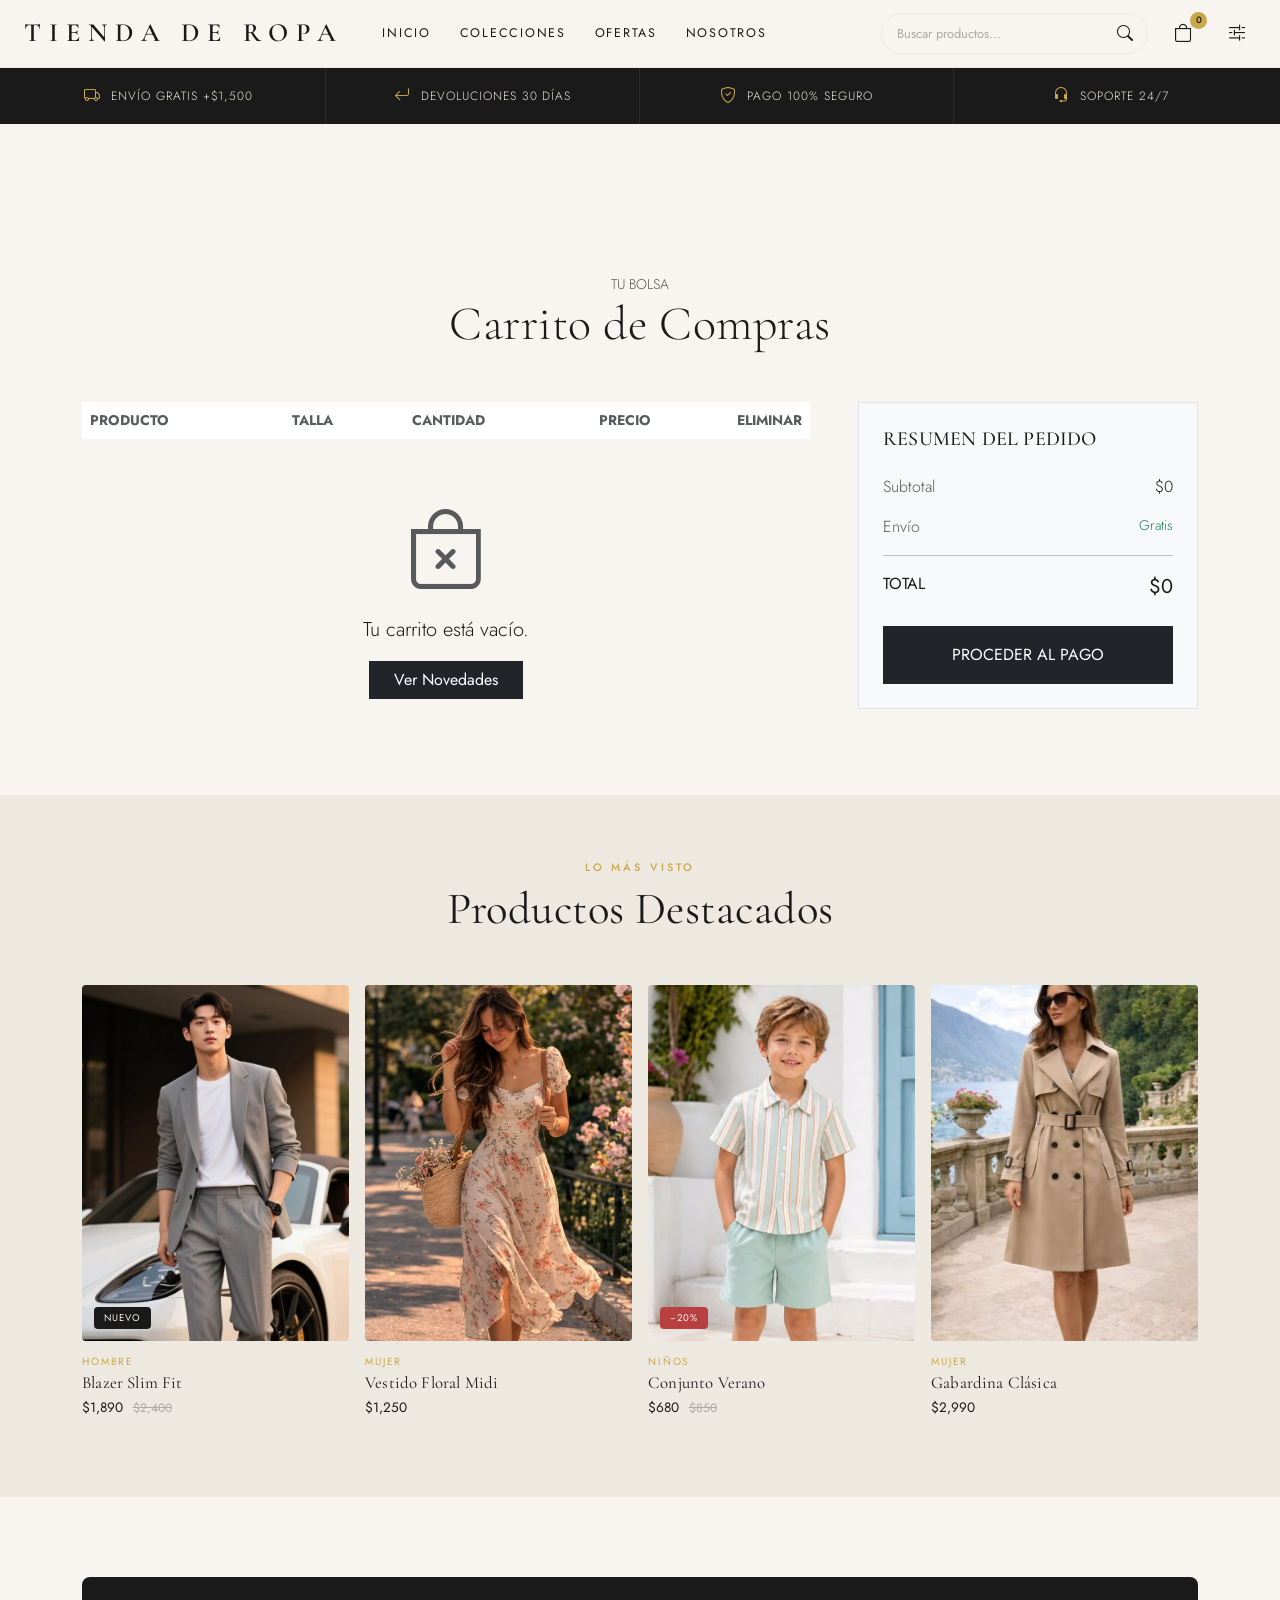
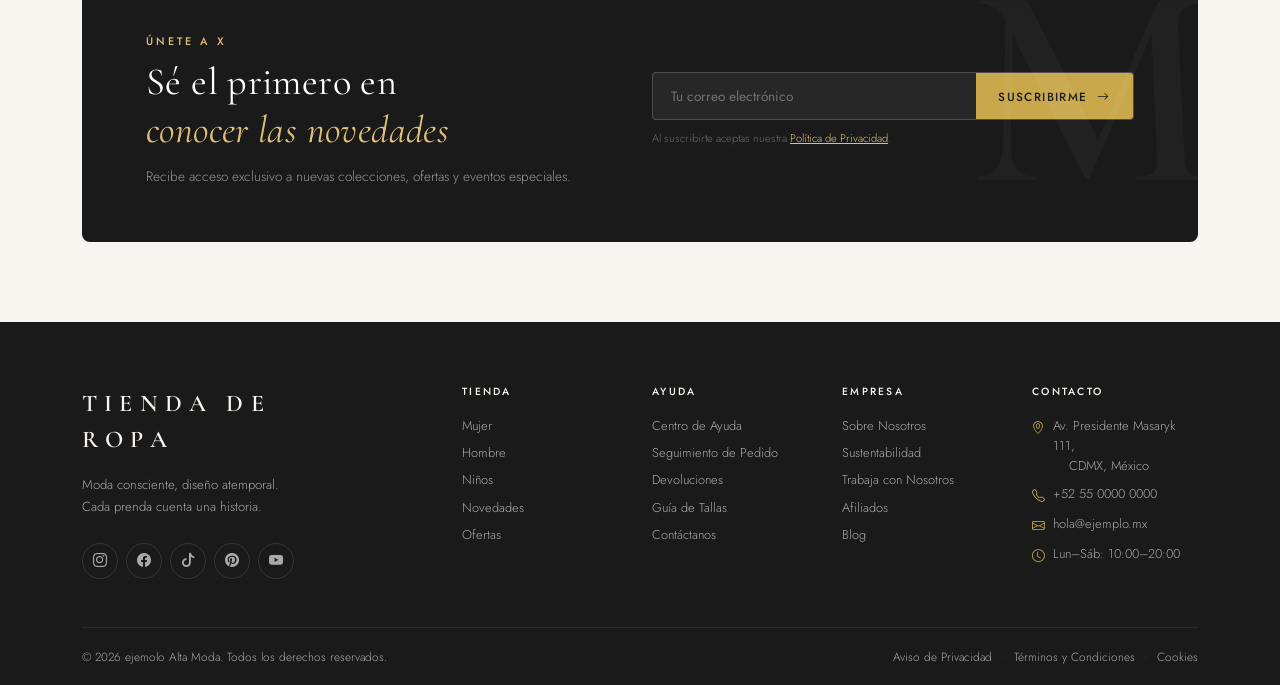
<file: carrito.html>
<!DOCTYPE html>
<html lang="es">
<head>
  <meta charset="UTF-8" />
  <meta name="viewport" content="width=device-width, initial-scale=1.0" />
  <title>Tienda de Ropa — Alta Moda</title>

  <!-- Bootstrap 5 CSS -->
  <link
    href="https://cdn.jsdelivr.net/npm/bootstrap@5.3.3/dist/css/bootstrap.min.css"
    rel="stylesheet"
  />
  <!-- Bootstrap Icons -->
  <link
    href="https://cdn.jsdelivr.net/npm/bootstrap-icons@1.11.3/font/bootstrap-icons.min.css"
    rel="stylesheet"
  />
  <!-- Google Fonts -->
  <link rel="preconnect" href="https://fonts.googleapis.com" />
  <link rel="preconnect" href="https://fonts.gstatic.com" crossorigin />
  <link
    href="https://fonts.googleapis.com/css2?family=Cormorant+Garamond:ital,wght@0,300;0,400;0,600;1,300;1,400&family=Jost:wght@300;400;500&display=swap"
    rel="stylesheet"
  />
  <!-- Custom CSS -->
  <link rel="stylesheet" href="src/css/style.css" />
</head>
<body>

  <!-- ═══════════════════════════════════════════════
       NAVBAR
  ═══════════════════════════════════════════════ -->
  <nav class="navbar navbar-expand-lg sticky-top" id="mainNavbar">
    <div class="container-fluid px-4">

      <!-- Brand -->
      <a class="navbar-brand" href="index.html">
        <span class="brand-word">Tienda de Ropa</span>
      </a>

      <!-- Mobile: cart + settings toggle -->
      <div class="d-flex d-lg-none align-items-center gap-3 ms-auto me-2">
        <a href="carrito.html" class="nav-icon-btn position-relative" aria-label="Carrito">
          <i class="bi bi-bag"></i>
          <span class="cart-badge">0</span>
        </a>
        <!-- Settings offcanvas trigger (mobile) -->
        <button
          class="nav-icon-btn"
          type="button"
          data-bs-toggle="offcanvas"
          data-bs-target="#settingsOffcanvas"
          aria-controls="settingsOffcanvas"
          aria-label="Configuraciones"
        >
          <i class="bi bi-sliders2"></i>
        </button>
      </div>

      <!-- Hamburger for main menu -->
      <button
        class="navbar-toggler"
        type="button"
        data-bs-toggle="collapse"
        data-bs-target="#navbarMain"
        aria-controls="navbarMain"
        aria-expanded="false"
        aria-label="Menú"
      >
        <span class="hamburger-line"></span>
        <span class="hamburger-line"></span>
        <span class="hamburger-line"></span>
      </button>

      <!-- Collapsible content -->
      <div class="collapse navbar-collapse" id="navbarMain">

        <!-- Nav links (left of search) -->
        <ul class="navbar-nav me-auto mb-2 mb-lg-0 ms-lg-4">
          <li class="nav-item">
            <a class="nav-link active" href="index.html">Inicio</a>
          </li>
          <li class="nav-item dropdown">
            <a
              class="nav-link dropdown-toggle"
              href="#"
              role="button"
              data-bs-toggle="dropdown"
            >Colecciones</a>
            <ul class="dropdown-menu dropdown-menu-custom">
              <li><a class="dropdown-item" href="coleccion.html?cat=hombre">Hombre</a></li>
              <li><a class="dropdown-item" href="coleccion.html?cat=mujer">Mujer</a></li>
              <li><a class="dropdown-item" href="coleccion.html?cat=ninos">Niños</a></li>
              <li><hr class="dropdown-divider" /></li>
              <li><a class="dropdown-item" href="#coleccion.html?cat=novedades">Novedades</a></li>
            </ul>
          </li>
          <li class="nav-item">
            <a class="nav-link" href="ofertas.html">Ofertas</a>
          </li>
          <li class="nav-item">
            <a class="nav-link" href="nosotros.html">Nosotros</a>
          </li>
        </ul>

        <!-- Search bar -->
        <form class="search-form d-flex align-items-center me-lg-3 my-2 my-lg-0" role="search" id="searchForm">
          <div class="search-wrapper">
            <input
              class="search-input"
              type="search"
              id="searchInput"
              placeholder="Buscar productos..."
              aria-label="Buscar"
            />
            <button class="search-btn" type="submit" aria-label="Buscar">
              <i class="bi bi-search"></i>
            </button>
          </div>
        </form>

        <!-- Desktop: cart + settings -->
        <div class="d-none d-lg-flex align-items-center gap-3">
          <a href="carrito.html" class="nav-icon-btn position-relative" aria-label="Carrito de compras">
            <i class="bi bi-bag"></i>
            <span class="cart-badge">0</span>
          </a>

          <!-- Settings offcanvas trigger (desktop) -->
          <button
            class="nav-icon-btn settings-btn"
            type="button"
            data-bs-toggle="offcanvas"
            data-bs-target="#settingsOffcanvas"
            aria-controls="settingsOffcanvas"
            aria-label="Configuraciones"
          >
            <i class="bi bi-sliders2"></i>
          </button>
        </div>

      </div><!-- /collapse -->
    </div>
  </nav>

  <!-- ═══════════════════════════════════════════════
       SETTINGS OFFCANVAS (Menú hamburguesa de Config.)
  ═══════════════════════════════════════════════ -->
  <div
    class="offcanvas offcanvas-end offcanvas-settings"
    tabindex="-1"
    id="settingsOffcanvas"
    aria-labelledby="settingsOffcanvasLabel"
  >
    <div class="offcanvas-header">
      <h5 class="offcanvas-title" id="settingsOffcanvasLabel">
        <i class="bi bi-sliders2 me-2"></i>Configuraciones
      </h5>
      <button
        type="button"
        class="btn-close btn-close-settings"
        data-bs-dismiss="offcanvas"
        aria-label="Cerrar"
      ></button>
    </div>
    <div class="offcanvas-body">

      <!-- Dark mode -->
      <div class="settings-section">
        <h6 class="settings-section-title">Apariencia</h6>
        <div class="setting-row">
          <div>
            <span class="setting-label"><i class="bi bi-moon-stars me-2"></i>Modo Oscuro</span>
            <p class="setting-desc">Cambia entre tema claro y oscuro.</p>
          </div>
          <div class="form-check form-switch ms-3">
            <input
              class="form-check-input toggle-switch"
              type="checkbox"
              role="switch"
              id="darkModeToggle"
            />
          </div>
        </div>
      </div>

      <hr class="settings-divider" />

      <!-- Language -->
      <div class="settings-section">
        <h6 class="settings-section-title">Idioma y Región</h6>
        <div class="setting-row flex-column align-items-start gap-2">
          <span class="setting-label"><i class="bi bi-globe2 me-2"></i>Idioma</span>
          <select class="form-select settings-select" id="langSelect">
            <option value="es" selected>Español</option>
            <option value="en">English</option>
            <option value="fr">Français</option>
            <option value="pt">Português</option>
          </select>
        </div>
        <div class="setting-row flex-column align-items-start gap-2 mt-3">
          <span class="setting-label"><i class="bi bi-currency-dollar me-2"></i>Moneda</span>
          <select class="form-select settings-select" id="currencySelect">
            <option value="mxn" selected>MXN — Peso Mexicano</option>
            <option value="usd">USD — Dólar</option>
            <option value="eur">EUR — Euro</option>
          </select>
        </div>
      </div>

      <hr class="settings-divider" />

      <!-- Account -->
      <div class="settings-section">
        <h6 class="settings-section-title">Cuenta</h6>
        <div class="d-flex flex-column gap-2">
          <a href="#" class="settings-link"><i class="bi bi-person me-2"></i>Mi Perfil</a>
          <a href="#" class="settings-link"><i class="bi bi-heart me-2"></i>Lista de Deseos</a>
          <a href="#" class="settings-link"><i class="bi bi-clock-history me-2"></i>Historial de Pedidos</a>
          <a href="#" class="settings-link"><i class="bi bi-shield-lock me-2"></i>Privacidad y Seguridad</a>
        </div>
      </div>

      <hr class="settings-divider" />

      <!-- Notifications -->
      <div class="settings-section">
        <h6 class="settings-section-title">Notificaciones</h6>
        <div class="setting-row">
          <span class="setting-label"><i class="bi bi-bell me-2"></i>Ofertas y Promociones</span>
          <div class="form-check form-switch ms-3">
            <input class="form-check-input toggle-switch" type="checkbox" role="switch" id="notifToggle" checked />
          </div>
        </div>
        <div class="setting-row mt-2">
          <span class="setting-label"><i class="bi bi-envelope me-2"></i>Newsletter</span>
          <div class="form-check form-switch ms-3">
            <input class="form-check-input toggle-switch" type="checkbox" role="switch" id="newsletterToggle" checked />
          </div>
        </div>
      </div>

      <!-- Save button -->
      <button class="btn btn-settings-save w-100 mt-4" id="saveSettings">
        Guardar Cambios
      </button>

    </div>
  </div>

  <!-- ═══════════════════════════════════════════════
       SECTION: FEATURES BAR
  ═══════════════════════════════════════════════ -->
  <section class="features-bar">
    <div class="container-fluid">
      <div class="row g-0">
        <div class="col-6 col-md-3 feature-item">
          <i class="bi bi-truck"></i>
          <span>Envío Gratis +$1,500</span>
        </div>
        <div class="col-6 col-md-3 feature-item">
          <i class="bi bi-arrow-return-left"></i>
          <span>Devoluciones 30 días</span>
        </div>
        <div class="col-6 col-md-3 feature-item">
          <i class="bi bi-shield-check"></i>
          <span>Pago 100% Seguro</span>
        </div>
        <div class="col-6 col-md-3 feature-item">
          <i class="bi bi-headset"></i>
          <span>Soporte 24/7</span>
        </div>
      </div>
    </div>
  </section>

 <!-- ═══════════════════════════════════════════════
       SECTION: DESGLOSE CUENTA CARRITO
  ═══════════════════════════════════════════════ -->
<section class="cart-section py-5" style="margin-top: 100px;">
    <div class="container">
      <div class="text-center mb-5">
        <span class="text-uppercase tracking-wider text-muted small">Tu Bolsa</span>
        <h2 class="display-5">Carrito de Compras</h2>
      </div>

      <div class="row g-5">
        <div class="col-lg-8">
          <div class="table-responsive">
            <table class="table align-middle">
            <thead>
              <tr>
                <th scope="col" class="border-0 text-muted small text-uppercase">Producto</th>
                <th scope="col" class="border-0 text-muted small text-uppercase text-center">Talla</th> <th scope="col" class="border-0 text-muted small text-uppercase text-center">Cantidad</th>
                <th scope="col" class="border-0 text-muted small text-uppercase text-end">Precio</th>
                <th scope="col" class="border-0 text-muted small text-uppercase text-end">Eliminar</th>
              </tr>
            </thead>
              <tbody id="cartTableBody">
                </tbody>
            </table>
          </div>
          <div id="emptyCartMessage" class="text-center py-5 d-none">
            <i class="bi bi-bag-x display-1 text-muted mb-3 d-block"></i>
            <p class="lead">Tu carrito está vacío.</p>
            <a href="coleccion.html?cat=novedades" class="btn btn-dark px-4 rounded-0">Ver Novedades</a>
          </div>
        </div>

        <div class="col-lg-4">
          <div class="bg-light p-4 border">
            <h3 class="h5 mb-4 text-uppercase tracking-wider">Resumen del Pedido</h3>
            <div class="d-flex justify-content-between mb-3">
              <span class="text-muted">Subtotal</span>
              <span id="cartSubtotal">$0.00</span>
            </div>
            <div class="d-flex justify-content-between mb-3">
              <span class="text-muted">Envío</span>
              <span class="text-success small">Gratis</span>
            </div>
            <hr>
            <div class="d-flex justify-content-between mb-4">
              <strong class="text-uppercase">Total</strong>
              <strong id="cartTotal" class="fs-5">$0.00</strong>
            </div>
            <button id="btnCheckout" class="btn btn-dark w-100 rounded-0 py-3 text-uppercase tracking-wider">
              Proceder al Pago
            </button>
          </div>
        </div>
      </div>
    </div>
  </section>

  <!-- ═══════════════════════════════════════════════
       SECTION: PRODUCTOS DESTACADOS
  ═══════════════════════════════════════════════ -->
  <section class="featured-section">
    <div class="container">
      <div class="section-header text-center">
        <span class="section-eyebrow">Lo Más Visto</span>
        <h2 class="section-title">Productos Destacados</h2>
      </div>
      <div class="row g-3">

        <div class="col-6 col-lg-3">
          <div class="product-card">
            <div class="product-img-wrap">
              <img src="src/img/producto-1.jpg" alt="Blazer Slim" class="product-img" loading="lazy" />
              <div class="product-actions">
                <button class="product-action-btn" aria-label="Añadir a favoritos"><i class="bi bi-heart"></i></button>
                <button class="product-action-btn" aria-label="Vista rápida"><i class="bi bi-eye"></i></button>
              </div>
              <span class="product-tag">Nuevo</span>
            </div>
            <div class="product-info">
              <p class="product-category">Hombre</p>
              <h4 class="product-name">Blazer Slim Fit</h4>
              <p class="product-price">$1,890 <span class="product-old-price">$2,400</span></p>
            </div>
          </div>
        </div>

        <div class="col-6 col-lg-3">
          <div class="product-card">
            <div class="product-img-wrap">
              <img src="src/img/producto-2.jpg" alt="Vestido Floral" class="product-img" loading="lazy" />
              <div class="product-actions">
                <button class="product-action-btn" aria-label="Añadir a favoritos"><i class="bi bi-heart"></i></button>
                <button class="product-action-btn" aria-label="Vista rápida"><i class="bi bi-eye"></i></button>
              </div>
            </div>
            <div class="product-info">
              <p class="product-category">Mujer</p>
              <h4 class="product-name">Vestido Floral Midi</h4>
              <p class="product-price">$1,250</p>
            </div>
          </div>
        </div>

        <div class="col-6 col-lg-3">
          <div class="product-card">
            <div class="product-img-wrap">
              <img src="src/img/producto-3.jpg" alt="Conjunto Niños" class="product-img" loading="lazy" />
              <div class="product-actions">
                <button class="product-action-btn" aria-label="Añadir a favoritos"><i class="bi bi-heart"></i></button>
                <button class="product-action-btn" aria-label="Vista rápida"><i class="bi bi-eye"></i></button>
              </div>
              <span class="product-tag product-tag--sale">−20%</span>
            </div>
            <div class="product-info">
              <p class="product-category">Niños</p>
              <h4 class="product-name">Conjunto Verano</h4>
              <p class="product-price">$680 <span class="product-old-price">$850</span></p>
            </div>
          </div>
        </div>

        <div class="col-6 col-lg-3">
          <div class="product-card">
            <div class="product-img-wrap">
              <img src="src/img/producto-4.jpg" alt="Gabardina" class="product-img" loading="lazy" />
              <div class="product-actions">
                <button class="product-action-btn" aria-label="Añadir a favoritos"><i class="bi bi-heart"></i></button>
                <button class="product-action-btn" aria-label="Vista rápida"><i class="bi bi-eye"></i></button>
              </div>
            </div>
            <div class="product-info">
              <p class="product-category">Mujer</p>
              <h4 class="product-name">Gabardina Clásica</h4>
              <p class="product-price">$2,990</p>
            </div>
          </div>
        </div>

      </div>
    </div>
  </section>

  <!-- ═══════════════════════════════════════════════
       SECTION: NEWSLETTER
  ═══════════════════════════════════════════════ -->
  <section class="newsletter-section">
    <div class="container">
      <div class="newsletter-inner">
        <div class="row align-items-center gy-4">
          <div class="col-lg-6">
            <span class="section-eyebrow" style="color:var(--gold-light)">Únete a X</span>
            <h2 class="newsletter-title">Sé el primero en<br /><em>conocer las novedades</em></h2>
            <p class="newsletter-sub">Recibe acceso exclusivo a nuevas colecciones, ofertas y eventos especiales.</p>
          </div>
          <div class="col-lg-6">
            <form class="newsletter-form" id="newsletterForm" novalidate>
              <div class="newsletter-input-wrap">
                <input
                  type="email"
                  class="newsletter-input"
                  placeholder="Tu correo electrónico"
                  required
                  aria-label="Correo electrónico"
                />
                <button type="submit" class="btn newsletter-submit">
                  Suscribirme <i class="bi bi-arrow-right ms-1"></i>
                </button>
              </div>
              <p class="newsletter-disclaimer">
                Al suscribirte aceptas nuestra <a href="#">Política de Privacidad</a>.
              </p>
            </form>
          </div>
        </div>
      </div>
    </div>
  </section>

  <!-- ═══════════════════════════════════════════════
       FOOTER
  ═══════════════════════════════════════════════ -->
  <footer class="site-footer">
    <div class="container">

      <!-- Footer top -->
      <div class="row gy-5 footer-top">

        <!-- Brand column -->
        <div class="col-12 col-md-4 col-lg-3">
          <a href="index.html" class="footer-brand">Tienda de Ropa</a>
          <p class="footer-tagline">
            Moda consciente, diseño atemporal.<br />
            Cada prenda cuenta una historia.
          </p>
          <!-- Social icons -->
          <div class="social-links">
            <a href="#" class="social-link" aria-label="Instagram"><i class="bi bi-instagram"></i></a>
            <a href="#" class="social-link" aria-label="Facebook"><i class="bi bi-facebook"></i></a>
            <a href="#" class="social-link" aria-label="TikTok"><i class="bi bi-tiktok"></i></a>
            <a href="#" class="social-link" aria-label="Pinterest"><i class="bi bi-pinterest"></i></a>
            <a href="#" class="social-link" aria-label="YouTube"><i class="bi bi-youtube"></i></a>
          </div>
        </div>

        <!-- Links columns -->
        <div class="col-6 col-md-2 col-lg-2 offset-lg-1">
          <h6 class="footer-col-title">Tienda</h6>
          <ul class="footer-links">
            <li><a href="#coleccion.html?cat=mujer">Mujer</a></li>
            <li><a href="#coleccion.html?cat=hombre">Hombre</a></li>
            <li><a href="#coleccion.html?cat=ninos">Niños</a></li>
            <li><a href="#coleccion.html?cat=novedades">Novedades</a></li>
            <li><a href="#">Ofertas</a></li>
          </ul>
        </div>

        <div class="col-6 col-md-2 col-lg-2">
          <h6 class="footer-col-title">Ayuda</h6>
          <ul class="footer-links">
            <li><a href="#">Centro de Ayuda</a></li>
            <li><a href="#">Seguimiento de Pedido</a></li>
            <li><a href="#">Devoluciones</a></li>
            <li><a href="#">Guía de Tallas</a></li>
            <li><a href="#">Contáctanos</a></li>
          </ul>
        </div>

        <div class="col-6 col-md-2 col-lg-2">
          <h6 class="footer-col-title">Empresa</h6>
          <ul class="footer-links">
            <li><a href="#">Sobre Nosotros</a></li>
            <li><a href="#">Sustentabilidad</a></li>
            <li><a href="#">Trabaja con Nosotros</a></li>
            <li><a href="#">Afiliados</a></li>
            <li><a href="#">Blog</a></li>
          </ul>
        </div>

        <!-- Contact column -->
        <div class="col-6 col-md-4 col-lg-2">
          <h6 class="footer-col-title">Contacto</h6>
          <ul class="footer-links footer-contact">
            <li><i class="bi bi-geo-alt me-2"></i>Av. Presidente Masaryk 111,<br />&nbsp;&nbsp;&nbsp;&nbsp;CDMX, México</li>
            <li><i class="bi bi-telephone me-2"></i><a href="tel:+525500000000">+52 55 0000 0000</a></li>
            <li><i class="bi bi-envelope me-2"></i><a href="mailto:hola@ejemplo.mx">hola@ejemplo.mx</a></li>
            <li><i class="bi bi-clock me-2"></i>Lun–Sáb: 10:00–20:00</li>
          </ul>
        </div>

      </div><!-- /footer-top -->

      <!-- Footer bottom -->
      <div class="footer-bottom">
        <div class="row align-items-center gy-2">
          <div class="col-md-6 text-center text-md-start">
            <p class="footer-copy">
              &copy; 2026 ejemolo Alta Moda. Todos los derechos reservados.
            </p>
          </div>
          <div class="col-md-6 text-center text-md-end">
            <div class="footer-legal">
              <a href="#">Aviso de Privacidad</a>
              <span class="footer-legal-sep">·</span>
              <a href="#">Términos y Condiciones</a>
              <span class="footer-legal-sep">·</span>
              <a href="#">Cookies</a>
            </div>
          </div>
        </div>
      </div>

    </div>
  </footer>

  <!-- Back-to-top button -->
  <button class="back-to-top" id="backToTop" aria-label="Volver arriba">
    <i class="bi bi-arrow-up"></i>
  </button>

  <!-- Toast: save settings feedback -->
  <div class="toast-container position-fixed bottom-0 end-0 p-3" style="z-index:9999">
    <div id="settingsToast" class="toast align-items-center text-bg-dark border-0" role="alert" aria-live="assertive" aria-atomic="true">
      <div class="d-flex">
        <div class="toast-body">
          <i class="bi bi-check-circle me-2"></i> Cambios guardados correctamente.
        </div>
        <button type="button" class="btn-close btn-close-white me-2 m-auto" data-bs-dismiss="toast" aria-label="Cerrar"></button>
      </div>
    </div>
  </div>

  <!-- Bootstrap 5 JS -->
  <script src="https://cdn.jsdelivr.net/npm/bootstrap@5.3.3/dist/js/bootstrap.bundle.min.js"></script>
  <!-- Main JS -->
  <script type="module" src="src/js/main.js"></script>

</body>
</html>
</file>
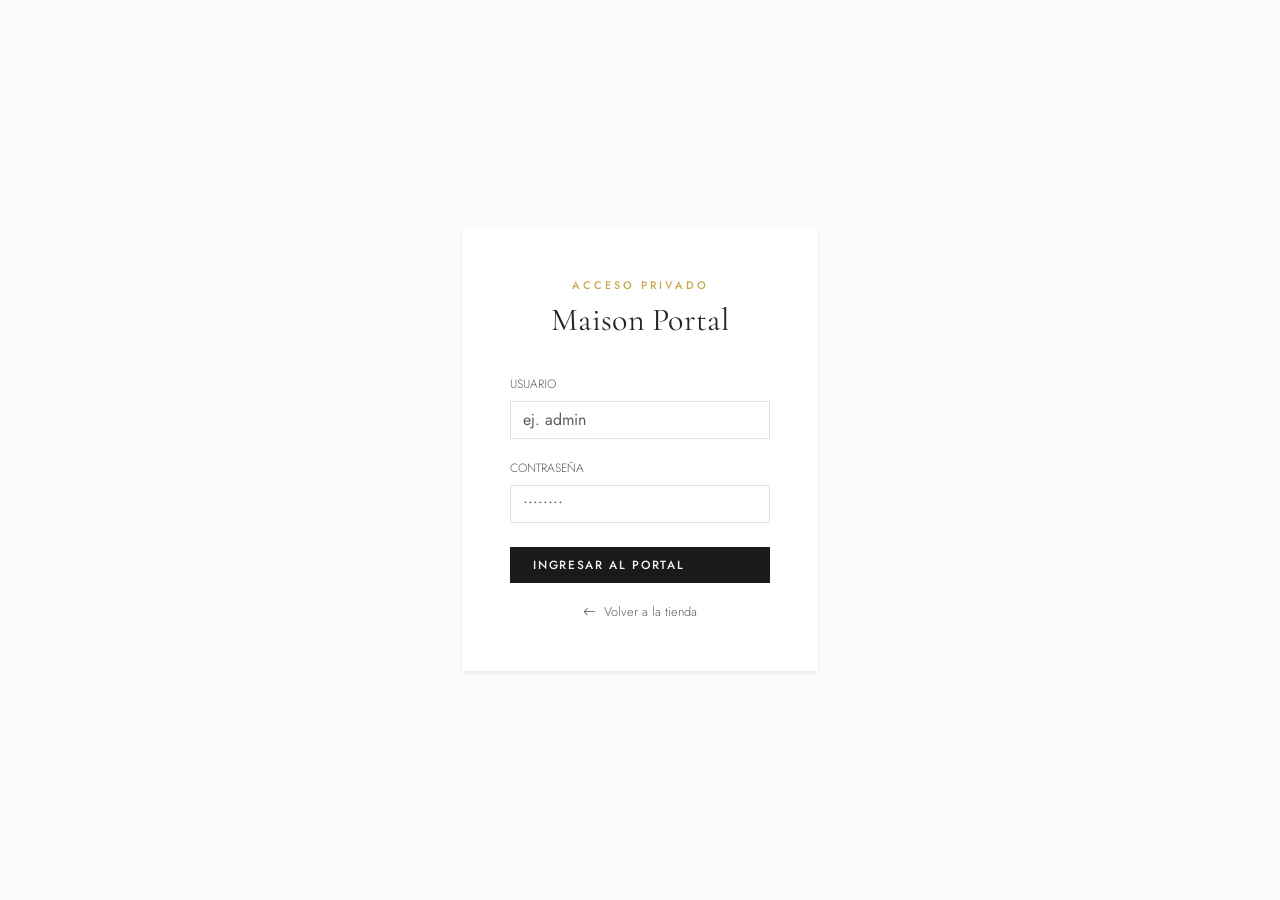
<file: login.html>
<!DOCTYPE html>
<html lang="es">
<head>
  <meta charset="UTF-8">
  <meta name="viewport" content="width=device-width, initial-scale=1.0">
  <title>Maison — Portal Interno</title>
  
  <link href="https://cdn.jsdelivr.net/npm/bootstrap@5.3.3/dist/css/bootstrap.min.css" rel="stylesheet" />
  <link href="https://cdn.jsdelivr.net/npm/bootstrap-icons@1.11.3/font/bootstrap-icons.min.css" rel="stylesheet" />
  <link href="https://fonts.googleapis.com/css2?family=Cormorant+Garamond:wght@400;500&family=Jost:wght@300;400;500&display=swap" rel="stylesheet" />
  <link rel="stylesheet" href="src/css/style.css" />
</head>
<body class="d-flex align-items-center justify-content-center" style="min-height: 100vh; background-color: #fcfbf9;">

  <div class="container">
    <div class="row justify-content-center">
      <div class="col-12 col-md-6 col-lg-4">
        
        <div class="card p-4 p-sm-5 shadow-sm border-0" style="background: #ffffff; border-radius: 0;">
          <div class="text-center mb-4">
            <span class="section-eyebrow" style="letter-spacing: 3px;">Acceso Privado</span>
            <h2 class="font-serif mt-1" style="font-size: 2rem;">Maison Portal</h2>
          </div>

          <div id="loginError" class="alert alert-danger py-2 small d-none" role="alert">
            <i class="bi bi-exclamation-circle me-2"></i> Credenciales incorrectas.
          </div>

          <form id="loginForm">
            <div class="mb-3">
              <label for="adminUser" class="form-label text-uppercase tracking-wider small text-muted" style="font-size: 0.75rem;">Usuario</label>
              <input type="text" class="form-control" id="adminUser" placeholder="ej. admin" required style="border-radius: 0; font-family: 'Jost';">
            </div>

            <div class="mb-4">
              <label for="adminPassword" class="form-label text-uppercase tracking-wider small text-muted" style="font-size: 0.75rem;">Contraseña</label>
              <input type="password" class="form-control" id="adminPassword" placeholder="••••••••" required style="border-radius: 0; font-family: 'Jost';">
            </div>

            <button type="submit" class="btn btn-category btn-category--dark w-100 py-2 mb-3" style="border-radius: 0;">
              Ingresar al Portal
            </button>
            
            <div class="text-center">
              <a href="index.html" class="text-muted small text-decoration-none" style="font-family: 'Jost'; font-size: 0.8rem;">
                <i class="bi bi-arrow-left me-1"></i> Volver a la tienda
              </a>
            </div>
          </form>
        </div>

      </div>
    </div>
  </div>

  <script type="module" src="src/js/login.js"></script>
</body>
</html>
</file>
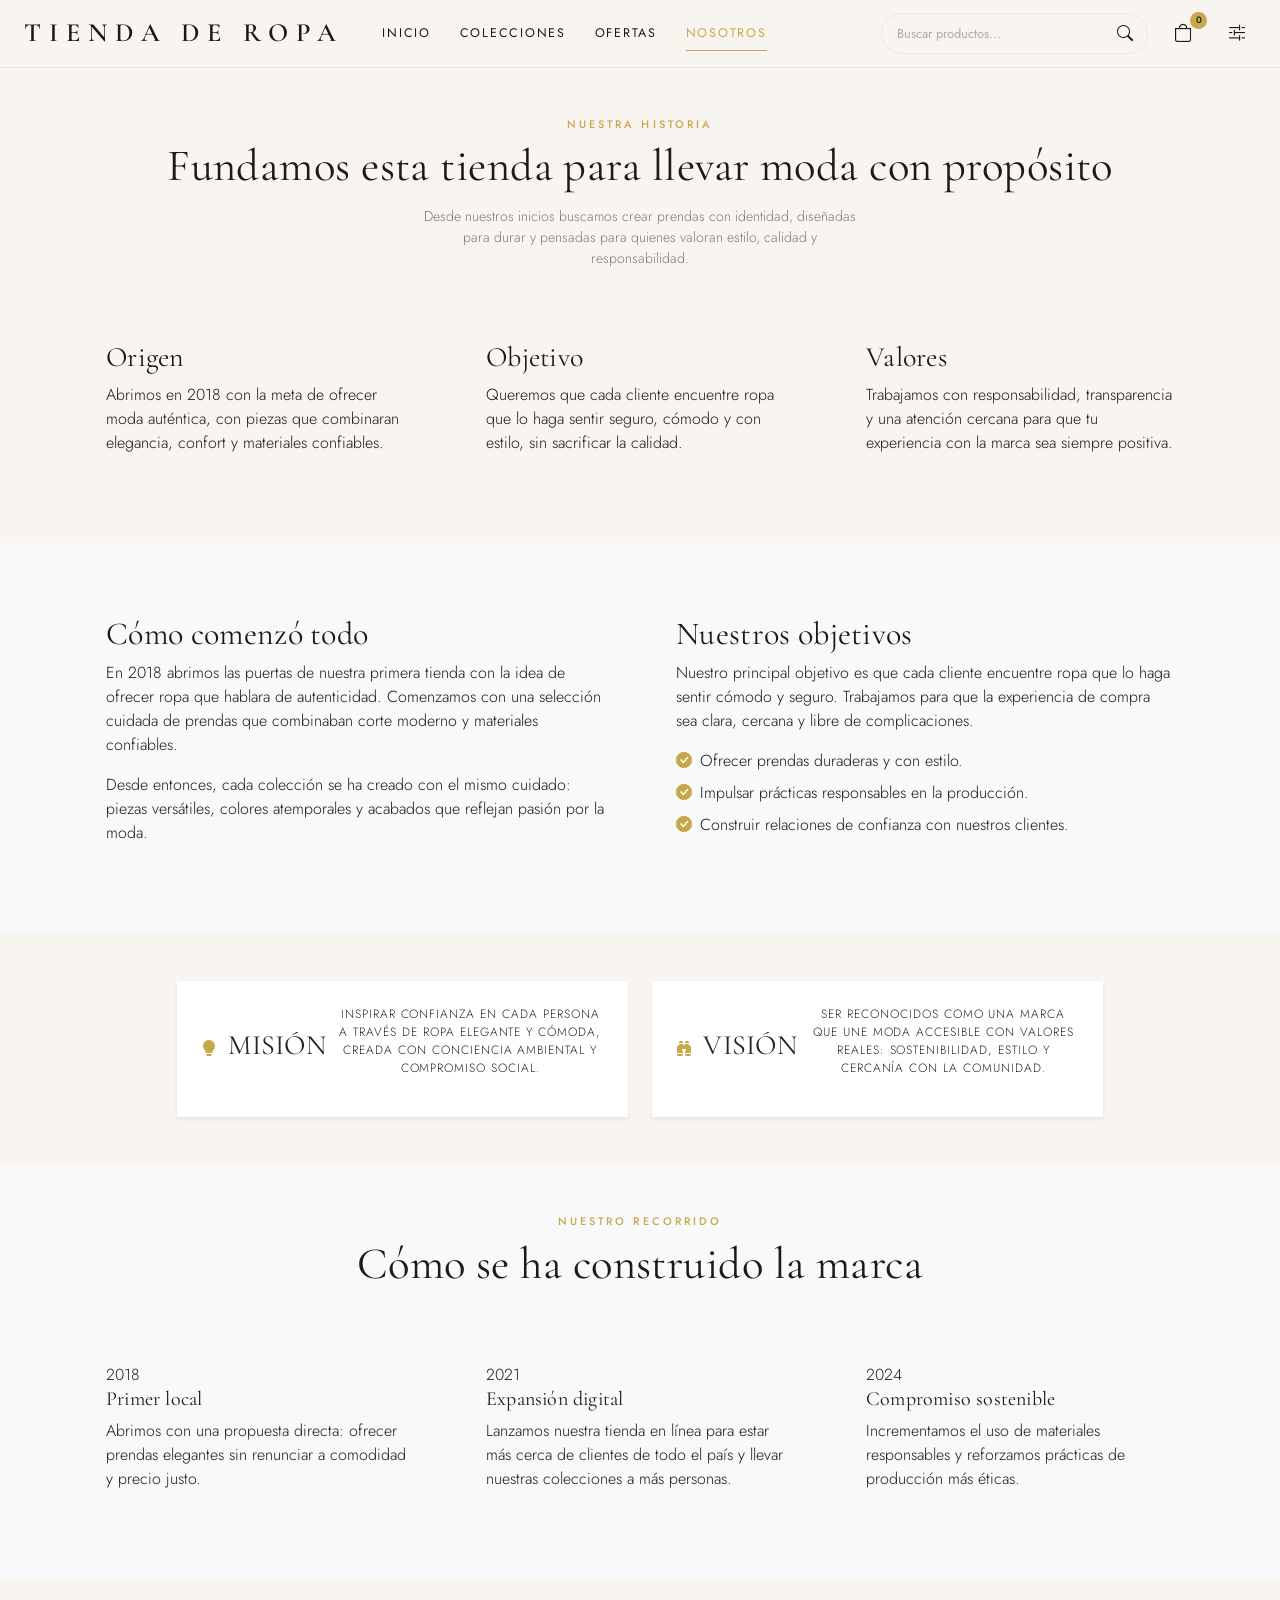
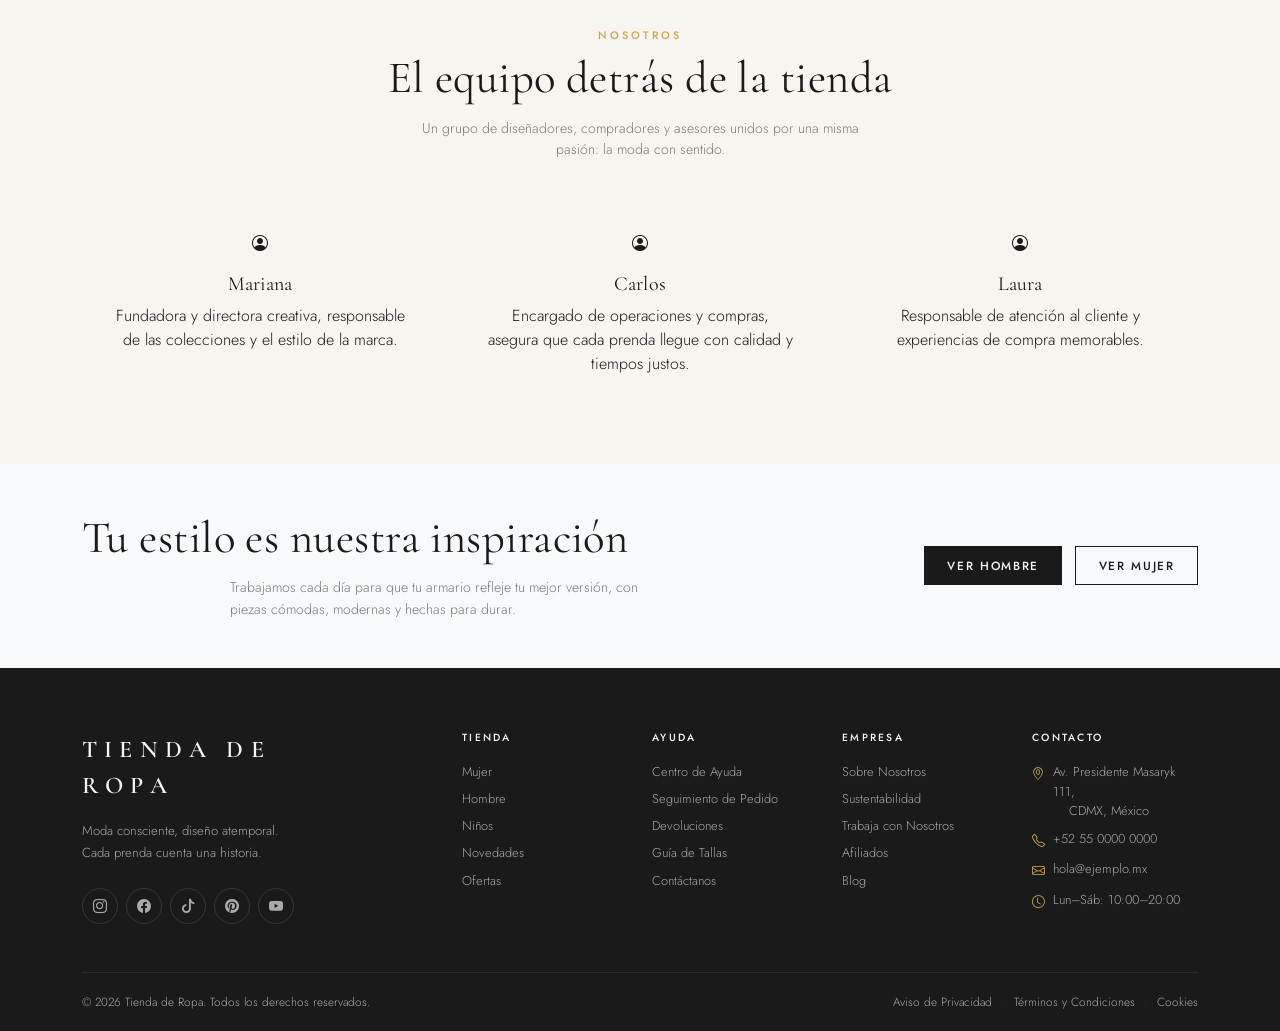
<file: nosotros.html>
<!DOCTYPE html>
<html lang="es">
<head>
  <meta charset="UTF-8" />
  <meta name="viewport" content="width=device-width, initial-scale=1.0" />
  <title>Tienda de Ropa — Nosotros</title>

  <!-- Bootstrap 5 CSS -->
  <link
    href="https://cdn.jsdelivr.net/npm/bootstrap@5.3.3/dist/css/bootstrap.min.css"
    rel="stylesheet"
  />
  <!-- Bootstrap Icons -->
  <link
    href="https://cdn.jsdelivr.net/npm/bootstrap-icons@1.11.3/font/bootstrap-icons.min.css"
    rel="stylesheet"
  />
  <!-- Google Fonts -->
  <link rel="preconnect" href="https://fonts.googleapis.com" />
  <link rel="preconnect" href="https://fonts.gstatic.com" crossorigin />
  <link
    href="https://fonts.googleapis.com/css2?family=Cormorant+Garamond:ital,wght@0,300;0,400;0,600;1,300;1,400&family=Jost:wght@300;400;500&display=swap"
    rel="stylesheet"
  />
  <!-- Custom CSS -->
  <link rel="stylesheet" href="src/css/style.css" />
</head>
<body>

  <nav class="navbar navbar-expand-lg sticky-top" id="mainNavbar">
    <div class="container-fluid px-4">
      <a class="navbar-brand" href="index.html">
        <span class="brand-word">Tienda de Ropa</span>
      </a>

      <div class="d-flex d-lg-none align-items-center gap-3 ms-auto me-2">
        <a href="carrito.html" class="nav-icon-btn position-relative" aria-label="Carrito">
          <i class="bi bi-bag"></i>
          <span class="cart-badge">3</span>
        </a>
        <button
          class="nav-icon-btn"
          type="button"
          data-bs-toggle="offcanvas"
          data-bs-target="#settingsOffcanvas"
          aria-controls="settingsOffcanvas"
          aria-label="Configuraciones"
        >
          <i class="bi bi-sliders2"></i>
        </button>
      </div>

      <button
        class="navbar-toggler"
        type="button"
        data-bs-toggle="collapse"
        data-bs-target="#navbarMain"
        aria-controls="navbarMain"
        aria-expanded="false"
        aria-label="Menú"
      >
        <span class="hamburger-line"></span>
        <span class="hamburger-line"></span>
        <span class="hamburger-line"></span>
      </button>

      <div class="collapse navbar-collapse" id="navbarMain">
        <ul class="navbar-nav me-auto mb-2 mb-lg-0 ms-lg-4">
          <li class="nav-item">
            <a class="nav-link" href="index.html">Inicio</a>
          </li>
          <li class="nav-item dropdown">
            <a
              class="nav-link dropdown-toggle"
              href="#"
              role="button"
              data-bs-toggle="dropdown"
            >Colecciones</a>
            <ul class="dropdown-menu dropdown-menu-custom">
              <li><a class="dropdown-item" href="coleccion.html?cat=hombre">Hombre</a></li>
              <li><a class="dropdown-item" href="coleccion.html?cat=mujer">Mujer</a></li>
              <li><a class="dropdown-item" href="coleccion.html?cat=ninos">Niños</a></li>
              <li><hr class="dropdown-divider" /></li>
              <li><a class="dropdown-item" href="coleccion.html?cat=novedades">Novedades</a></li>
            </ul>
          </li>
          <li class="nav-item">
            <a class="nav-link" href="ofertas.html">Ofertas</a>
          </li>
          <li class="nav-item">
            <a class="nav-link active" href="nosotros.html">Nosotros</a>
          </li>
        </ul>

        <form class="search-form d-flex align-items-center me-lg-3 my-2 my-lg-0" role="search" id="searchForm">
          <div class="search-wrapper">
            <input
              class="search-input"
              type="search"
              id="searchInput"
              placeholder="Buscar productos..."
              aria-label="Buscar"
            />
            <button class="search-btn" type="submit" aria-label="Buscar">
              <i class="bi bi-search"></i>
            </button>
          </div>
        </form>

        <div class="d-none d-lg-flex align-items-center gap-3">
          <a href="carrito.html" class="nav-icon-btn position-relative" aria-label="Carrito de compras">
            <i class="bi bi-bag"></i>
            <span class="cart-badge">3</span>
          </a>
          <button
            class="nav-icon-btn settings-btn"
            type="button"
            data-bs-toggle="offcanvas"
            data-bs-target="#settingsOffcanvas"
            aria-controls="settingsOffcanvas"
            aria-label="Configuraciones"
          >
            <i class="bi bi-sliders2"></i>
          </button>
        </div>
      </div>
    </div>
  </nav>

  <div
    class="offcanvas offcanvas-end offcanvas-settings"
    tabindex="-1"
    id="settingsOffcanvas"
    aria-labelledby="settingsOffcanvasLabel"
  >
    <div class="offcanvas-header">
      <h5 class="offcanvas-title" id="settingsOffcanvasLabel">
        <i class="bi bi-sliders2 me-2"></i>Configuraciones
      </h5>
      <button
        type="button"
        class="btn-close btn-close-settings"
        data-bs-dismiss="offcanvas"
        aria-label="Cerrar"
      ></button>
    </div>
    <div class="offcanvas-body">
      <div class="settings-section">
        <h6 class="settings-section-title">Apariencia</h6>
        <div class="setting-row">
          <div>
            <span class="setting-label"><i class="bi bi-moon-stars me-2"></i>Modo Oscuro</span>
            <p class="setting-desc">Cambia entre tema claro y oscuro.</p>
          </div>
          <div class="form-check form-switch ms-3">
            <input
              class="form-check-input toggle-switch"
              type="checkbox"
              role="switch"
              id="darkModeToggle"
            />
          </div>
        </div>
      </div>

      <hr class="settings-divider" />

      <div class="settings-section">
        <h6 class="settings-section-title">Idioma y Región</h6>
        <div class="setting-row flex-column align-items-start gap-2">
          <span class="setting-label"><i class="bi bi-globe2 me-2"></i>Idioma</span>
          <select class="form-select settings-select" id="langSelect">
            <option value="es" selected>Español</option>
            <option value="en">English</option>
            <option value="fr">Français</option>
            <option value="pt">Português</option>
          </select>
        </div>
        <div class="setting-row flex-column align-items-start gap-2 mt-3">
          <span class="setting-label"><i class="bi bi-currency-dollar me-2"></i>Moneda</span>
          <select class="form-select settings-select" id="currencySelect">
            <option value="mxn" selected>MXN — Peso Mexicano</option>
            <option value="usd">USD — Dólar</option>
            <option value="eur">EUR — Euro</option>
          </select>
        </div>
      </div>

      <hr class="settings-divider" />

      <div class="settings-section">
        <h6 class="settings-section-title">Cuenta</h6>
        <div class="d-flex flex-column gap-2">
          <a href="#" class="settings-link"><i class="bi bi-person me-2"></i>Mi Perfil</a>
          <a href="#" class="settings-link"><i class="bi bi-heart me-2"></i>Lista de Deseos</a>
          <a href="#" class="settings-link"><i class="bi bi-clock-history me-2"></i>Historial de Pedidos</a>
          <a href="#" class="settings-link"><i class="bi bi-shield-lock me-2"></i>Privacidad y Seguridad</a>
        </div>
      </div>

      <hr class="settings-divider" />

      <div class="settings-section">
        <h6 class="settings-section-title">Notificaciones</h6>
        <div class="setting-row">
          <span class="setting-label"><i class="bi bi-bell me-2"></i>Ofertas y Promociones</span>
          <div class="form-check form-switch ms-3">
            <input class="form-check-input toggle-switch" type="checkbox" role="switch" id="notifToggle" checked />
          </div>
        </div>
        <div class="setting-row mt-2">
          <span class="setting-label"><i class="bi bi-envelope me-2"></i>Newsletter</span>
          <div class="form-check form-switch ms-3">
            <input class="form-check-input toggle-switch" type="checkbox" role="switch" id="newsletterToggle" checked />
          </div>
        </div>
      </div>

      <button class="btn btn-settings-save w-100 mt-4" id="saveSettings">
        Guardar Cambios
      </button>
    </div>
  </div>

  <section class="hero-section py-5">
    <div class="container">
      <div class="row gy-5">
        <div class="col-lg-12 text-center">
          <span class="section-eyebrow">Nuestra historia</span>
          <h1 class="section-title">Fundamos esta tienda para llevar moda con propósito</h1>
          <p class="section-subtitle mx-auto">
            Desde nuestros inicios buscamos crear prendas con identidad, diseñadas para durar y pensadas para quienes valoran estilo, calidad y responsabilidad.
          </p>
        </div>
      </div>
      <div class="row g-4 mt-4">
        <div class="col-lg-4">
          <div class="about-card p-4 h-100">
            <h3>Origen</h3>
            <p>
              Abrimos en 2018 con la meta de ofrecer moda auténtica, con piezas que combinaran elegancia, confort y materiales confiables.
            </p>
          </div>
        </div>
        <div class="col-lg-4">
          <div class="about-card p-4 h-100">
            <h3>Objetivo</h3>
            <p>
              Queremos que cada cliente encuentre ropa que lo haga sentir seguro, cómodo y con estilo, sin sacrificar la calidad.
            </p>
          </div>
        </div>
        <div class="col-lg-4">
          <div class="about-card p-4 h-100">
            <h3>Valores</h3>
            <p>
              Trabajamos con responsabilidad, transparencia y una atención cercana para que tu experiencia con la marca sea siempre positiva.
            </p>
          </div>
        </div>
      </div>
    </div>
  </section>

  <section class="about-section py-5 bg-light">
    <div class="container">
      <div class="row g-4">
        <div class="col-lg-6">
          <div class="about-card p-4 h-100">
            <h2>Cómo comenzó todo</h2>
            <p>
              En 2018 abrimos las puertas de nuestra primera tienda con la idea de ofrecer ropa que hablara de autenticidad. Comenzamos con una selección cuidada de prendas que combinaban corte moderno y materiales confiables.
            </p>
            <p>
              Desde entonces, cada colección se ha creado con el mismo cuidado: piezas versátiles, colores atemporales y acabados que reflejan pasión por la moda.
            </p>
          </div>
        </div>
        <div class="col-lg-6">
          <div class="about-card p-4 h-100">
            <h2>Nuestros objetivos</h2>
            <p>
              Nuestro principal objetivo es que cada cliente encuentre ropa que lo haga sentir cómodo y seguro. Trabajamos para que la experiencia de compra sea clara, cercana y libre de complicaciones.
            </p>
            <ul class="list-unstyled mt-3">
              <li class="mb-2"><i class="bi bi-check-circle-fill text-gold me-2"></i>Ofrecer prendas duraderas y con estilo.</li>
              <li class="mb-2"><i class="bi bi-check-circle-fill text-gold me-2"></i>Impulsar prácticas responsables en la producción.</li>
              <li class="mb-2"><i class="bi bi-check-circle-fill text-gold me-2"></i>Construir relaciones de confianza con nuestros clientes.</li>
            </ul>
          </div>
        </div>
      </div>
    </div>
  </section>

  <section class="mission-section py-5">
    <div class="container">
      <div class="row justify-content-center gy-4">
        <div class="col-lg-5">
          <div class="feature-item p-4 h-100 text-center bg-white text-dark shadow-sm">
            <i class="bi bi-lightbulb-fill"></i>
            <h3>Misión</h3>
            <p>
              Inspirar confianza en cada persona a través de ropa elegante y cómoda, creada con conciencia ambiental y compromiso social.
            </p>
          </div>
        </div>
        <div class="col-lg-5">
          <div class="feature-item p-4 h-100 text-center bg-white text-dark shadow-sm">
            <i class="bi bi-binoculars-fill"></i>
            <h3>Visión</h3>
            <p>
              Ser reconocidos como una marca que une moda accesible con valores reales: sostenibilidad, estilo y cercanía con la comunidad.
            </p>
          </div>
        </div>
      </div>
    </div>
  </section>

  <section class="timeline-section py-5 bg-light">
    <div class="container">
      <div class="section-header text-center mb-5">
        <span class="section-eyebrow">Nuestro recorrido</span>
        <h2 class="section-title">Cómo se ha construido la marca</h2>
      </div>
      <div class="row g-4">
        <div class="col-md-4">
          <div class="timeline-card p-4 h-100">
            <span class="timeline-badge">2018</span>
            <h5>Primer local</h5>
            <p>
              Abrimos con una propuesta directa: ofrecer prendas elegantes sin renunciar a comodidad y precio justo.
            </p>
          </div>
        </div>
        <div class="col-md-4">
          <div class="timeline-card p-4 h-100">
            <span class="timeline-badge">2021</span>
            <h5>Expansión digital</h5>
            <p>
              Lanzamos nuestra tienda en línea para estar más cerca de clientes de todo el país y llevar nuestras colecciones a más personas.
            </p>
          </div>
        </div>
        <div class="col-md-4">
          <div class="timeline-card p-4 h-100">
            <span class="timeline-badge">2024</span>
            <h5>Compromiso sostenible</h5>
            <p>
              Incrementamos el uso de materiales responsables y reforzamos prácticas de producción más éticas.
            </p>
          </div>
        </div>
      </div>
    </div>
  </section>

  <section class="team-section py-5">
    <div class="container">
      <div class="section-header text-center mb-5">
        <span class="section-eyebrow">Nosotros</span>
        <h2 class="section-title">El equipo detrás de la tienda</h2>
        <p class="section-subtitle">Un grupo de diseñadores, compradores y asesores unidos por una misma pasión: la moda con sentido.</p>
      </div>
      <div class="row g-4">
        <div class="col-md-4">
          <div class="team-card p-4 h-100 text-center">
            <div class="team-avatar mb-3"><i class="bi bi-person-circle"></i></div>
            <h5>Mariana</h5>
            <p>Fundadora y directora creativa, responsable de las colecciones y el estilo de la marca.</p>
          </div>
        </div>
        <div class="col-md-4">
          <div class="team-card p-4 h-100 text-center">
            <div class="team-avatar mb-3"><i class="bi bi-person-circle"></i></div>
            <h5>Carlos</h5>
            <p>Encargado de operaciones y compras, asegura que cada prenda llegue con calidad y tiempos justos.</p>
          </div>
        </div>
        <div class="col-md-4">
          <div class="team-card p-4 h-100 text-center">
            <div class="team-avatar mb-3"><i class="bi bi-person-circle"></i></div>
            <h5>Laura</h5>
            <p>Responsable de atención al cliente y experiencias de compra memorables.</p>
          </div>
        </div>
      </div>
    </div>
  </section>

  <section class="callout-section py-5 bg-light">
    <div class="container">
      <div class="row align-items-center gy-4">
        <div class="col-lg-8">
          <h2 class="section-title">Tu estilo es nuestra inspiración</h2>
          <p class="section-subtitle">
            Trabajamos cada día para que tu armario refleje tu mejor versión, con piezas cómodas, modernas y hechas para durar.
          </p>
        </div>
        <div class="col-lg-4 text-lg-end">
          <a href="coleccion.html?cat=hombre" class="btn btn-category btn-category--dark me-2">Ver Hombre</a>
          <a href="coleccion.html?cat=mujer" class="btn btn-category btn-category--light">Ver Mujer</a>
        </div>
      </div>
    </div>
  </section>

  <footer class="site-footer">
    <div class="container">
      <div class="row gy-5 footer-top">
        <div class="col-12 col-md-4 col-lg-3">
          <a href="index.html" class="footer-brand">Tienda de Ropa</a>
          <p class="footer-tagline">
            Moda consciente, diseño atemporal.<br />
            Cada prenda cuenta una historia.
          </p>
          <div class="social-links">
            <a href="#" class="social-link" aria-label="Instagram"><i class="bi bi-instagram"></i></a>
            <a href="#" class="social-link" aria-label="Facebook"><i class="bi bi-facebook"></i></a>
            <a href="#" class="social-link" aria-label="TikTok"><i class="bi bi-tiktok"></i></a>
            <a href="#" class="social-link" aria-label="Pinterest"><i class="bi bi-pinterest"></i></a>
            <a href="#" class="social-link" aria-label="YouTube"><i class="bi bi-youtube"></i></a>
          </div>
        </div>
        <div class="col-6 col-md-2 col-lg-2 offset-lg-1">
          <h6 class="footer-col-title">Tienda</h6>
          <ul class="footer-links">
            <li><a href="coleccion.html?cat=mujer">Mujer</a></li>
            <li><a href="coleccion.html?cat=hombre">Hombre</a></li>
            <li><a href="coleccion.html?cat=ninos">Niños</a></li>
            <li><a href="coleccion.html?cat=novedades">Novedades</a></li>
            <li><a href="ofertas.html">Ofertas</a></li>
          </ul>
        </div>
        <div class="col-6 col-md-2 col-lg-2">
          <h6 class="footer-col-title">Ayuda</h6>
          <ul class="footer-links">
            <li><a href="#">Centro de Ayuda</a></li>
            <li><a href="#">Seguimiento de Pedido</a></li>
            <li><a href="#">Devoluciones</a></li>
            <li><a href="#">Guía de Tallas</a></li>
            <li><a href="#">Contáctanos</a></li>
          </ul>
        </div>
        <div class="col-6 col-md-2 col-lg-2">
          <h6 class="footer-col-title">Empresa</h6>
          <ul class="footer-links">
            <li><a href="#">Sobre Nosotros</a></li>
            <li><a href="#">Sustentabilidad</a></li>
            <li><a href="#">Trabaja con Nosotros</a></li>
            <li><a href="#">Afiliados</a></li>
            <li><a href="#">Blog</a></li>
          </ul>
        </div>
        <div class="col-6 col-md-4 col-lg-2">
          <h6 class="footer-col-title">Contacto</h6>
          <ul class="footer-links footer-contact">
            <li><i class="bi bi-geo-alt me-2"></i>Av. Presidente Masaryk 111,<br />&nbsp;&nbsp;&nbsp;&nbsp;CDMX, México</li>
            <li><i class="bi bi-telephone me-2"></i><a href="tel:+525500000000">+52 55 0000 0000</a></li>
            <li><i class="bi bi-envelope me-2"></i><a href="mailto:hola@ejemplo.mx">hola@ejemplo.mx</a></li>
            <li><i class="bi bi-clock me-2"></i>Lun–Sáb: 10:00–20:00</li>
          </ul>
        </div>
      </div>
      <div class="footer-bottom">
        <div class="row align-items-center gy-2">
          <div class="col-md-6 text-center text-md-start">
            <p class="footer-copy">&copy; 2026 Tienda de Ropa. Todos los derechos reservados.</p>
          </div>
          <div class="col-md-6 text-center text-md-end">
            <div class="footer-legal">
              <a href="#">Aviso de Privacidad</a>
              <span class="footer-legal-sep">·</span>
              <a href="#">Términos y Condiciones</a>
              <span class="footer-legal-sep">·</span>
              <a href="#">Cookies</a>
            </div>
          </div>
        </div>
      </div>
    </div>
  </footer>

  <button class="back-to-top" id="backToTop" aria-label="Volver arriba">
    <i class="bi bi-arrow-up"></i>
  </button>

  <div class="toast-container position-fixed bottom-0 end-0 p-3" style="z-index:9999">
    <div id="settingsToast" class="toast align-items-center text-bg-dark border-0" role="alert" aria-live="assertive" aria-atomic="true">
      <div class="d-flex">
        <div class="toast-body">
          <i class="bi bi-check-circle me-2"></i> Cambios guardados correctamente.
        </div>
        <button type="button" class="btn-close btn-close-white me-2 m-auto" data-bs-dismiss="toast" aria-label="Cerrar"></button>
      </div>
    </div>
  </div>

  <script src="https://cdn.jsdelivr.net/npm/bootstrap@5.3.3/dist/js/bootstrap.bundle.min.js"></script>
  <script type="module" src="src/js/main.js"></script>
</body>
</html>
</file>
<file: src/css/style.css>
/* ═══════════════════════════════════════════════════════════
   MAISON — Alta Moda  |  css/style.css
   Aesthetic: Luxury Editorial · Charcoal · Ivory · Gold
   Fonts: Cormorant Garamond (display) · Jost (body)
═══════════════════════════════════════════════════════════ */

/* ─── CSS Custom Properties ─── */
:root {
  --charcoal:      #1a1a1a;
  --charcoal-soft: #2c2c2c;
  --charcoal-mid:  #3d3d3d;
  --ivory:         #f8f4ef;
  --ivory-dark:    #ede8e0;
  --white:         #ffffff;
  --gold:          #c9a84c;
  --gold-light:    #e0c078;
  --gold-pale:     #f5e9c8;
  --muted:         #7a7a7a;
  --muted-light:   #aaaaaa;

  --font-display:  'Cormorant Garamond', Georgia, serif;
  --font-body:     'Jost', sans-serif;

  --nav-h:         68px;
  --ann-h:         36px;
  --radius-sm:     4px;
  --radius-md:     8px;
  --radius-lg:     16px;

  --shadow-sm:     0 2px 12px rgba(0,0,0,.06);
  --shadow-md:     0 6px 28px rgba(0,0,0,.10);
  --shadow-lg:     0 16px 48px rgba(0,0,0,.14);

  --transition:    0.28s cubic-bezier(.4,0,.2,1);
}

/* ─── Dark Mode Variables ─── */
[data-theme="dark"] {
  --charcoal:      #f0ebe3;
  --charcoal-soft: #e0d9cf;
  --charcoal-mid:  #c8c0b4;
  --ivory:         #141414;
  --ivory-dark:    #1e1e1e;
  --white:         #0e0e0e;
  --muted:         #888888;
  --muted-light:   #666666;
  --shadow-sm:     0 2px 12px rgba(0,0,0,.3);
  --shadow-md:     0 6px 28px rgba(0,0,0,.4);
}

/* ─── Base Reset & Typography ─── */
*, *::before, *::after { box-sizing: border-box; }

html { scroll-behavior: smooth; }

body {
  font-family: var(--font-body);
  font-weight: 300;
  color: var(--charcoal);
  background-color: var(--ivory);
  transition: background-color var(--transition), color var(--transition);
  -webkit-font-smoothing: antialiased;
}

h1, h2, h3, h4, h5, h6 {
  font-family: var(--font-display);
  font-weight: 400;
  letter-spacing: .01em;
}

a { text-decoration: none; color: inherit; }

img { display: block; width: 100%; }

/* ─────────────────────────────────────────────
   ANNOUNCEMENT BAR
───────────────────────────────────────────── */
.announcement-bar {
  height: var(--ann-h);
  background: var(--charcoal);
  color: var(--gold-light);
  font-family: var(--font-body);
  font-size: .72rem;
  font-weight: 400;
  letter-spacing: .12em;
  text-transform: uppercase;
  display: flex;
  align-items: center;
  justify-content: center;
  text-align: center;
  padding: 0 1rem;
  overflow: hidden;
  white-space: nowrap;
}

/* ─────────────────────────────────────────────
   NAVBAR
───────────────────────────────────────────── */
#mainNavbar {
  background: var(--ivory);
  border-bottom: 1px solid rgba(0,0,0,.06);
  height: var(--nav-h);
  transition: background var(--transition), box-shadow var(--transition);
  z-index: 1040;
}

#mainNavbar.scrolled {
  box-shadow: var(--shadow-sm);
}

/* Brand */
.navbar-brand {
  padding: 0;
  margin-right: 0;
}
.brand-word {
  font-family: var(--font-display);
  font-weight: 600;
  font-size: 1.65rem;
  letter-spacing: .3em;
  color: var(--charcoal);
  text-transform: uppercase;
  transition: color var(--transition);
}
.brand-word:hover { color: var(--gold); }

/* Nav links */
.navbar-nav .nav-link {
  font-family: var(--font-body);
  font-size: .78rem;
  font-weight: 400;
  letter-spacing: .14em;
  text-transform: uppercase;
  color: var(--charcoal);
  padding: .4rem .9rem !important;
  position: relative;
  transition: color var(--transition);
}
.navbar-nav .nav-link::after {
  content: '';
  position: absolute;
  left: .9rem; right: .9rem; bottom: -2px;
  height: 1px;
  background: var(--gold);
  transform: scaleX(0);
  transform-origin: left;
  transition: transform var(--transition);
}
.navbar-nav .nav-link:hover,
.navbar-nav .nav-link.active {
  color: var(--gold);
}
.navbar-nav .nav-link:hover::after,
.navbar-nav .nav-link.active::after {
  transform: scaleX(1);
}

/* Dropdown */
.dropdown-menu-custom {
  border: 1px solid var(--ivory-dark);
  border-radius: var(--radius-sm);
  box-shadow: var(--shadow-md);
  background: var(--ivory);
  padding: .5rem 0;
  min-width: 160px;
}
.dropdown-menu-custom .dropdown-item {
  font-family: var(--font-body);
  font-size: .8rem;
  letter-spacing: .1em;
  text-transform: uppercase;
  color: var(--charcoal);
  padding: .5rem 1.25rem;
  transition: background var(--transition), color var(--transition);
}
.dropdown-menu-custom .dropdown-item:hover {
  background: var(--gold-pale);
  color: var(--gold);
}
.dropdown-menu-custom .dropdown-divider {
  border-color: var(--ivory-dark);
}

/* Search */
.search-wrapper {
  display: flex;
  align-items: center;
  border: 1px solid var(--ivory-dark);
  border-radius: 30px;
  overflow: hidden;
  background: var(--ivory);
  transition: border-color var(--transition), box-shadow var(--transition);
}
.search-wrapper:focus-within {
  border-color: var(--gold);
  box-shadow: 0 0 0 3px var(--gold-pale);
}
.search-input {
  border: none;
  background: transparent;
  font-family: var(--font-body);
  font-size: .8rem;
  color: var(--charcoal);
  padding: .45rem .9rem;
  width: 220px;
  outline: none;
}
.search-input::placeholder { color: var(--muted-light); }
.search-btn {
  border: none;
  background: transparent;
  color: var(--charcoal);
  padding: .45rem .9rem;
  cursor: pointer;
  transition: color var(--transition);
}
.search-btn:hover { color: var(--gold); }

/* Icon buttons */
.nav-icon-btn {
  background: none;
  border: none;
  color: var(--charcoal);
  font-size: 1.15rem;
  cursor: pointer;
  display: flex;
  align-items: center;
  justify-content: center;
  width: 38px; height: 38px;
  border-radius: 50%;
  transition: background var(--transition), color var(--transition);
  padding: 0;
}
.nav-icon-btn:hover {
  background: var(--gold-pale);
  color: var(--gold);
}

/* Cart badge */
.cart-badge {
  position: absolute;
  top: -3px; right: -5px;
  background: var(--gold);
  color: var(--charcoal);
  font-family: var(--font-body);
  font-size: .58rem;
  font-weight: 500;
  width: 17px; height: 17px;
  border-radius: 50%;
  display: flex;
  align-items: center;
  justify-content: center;
  pointer-events: none;
}

/* Custom hamburger lines */
.navbar-toggler {
  border: none;
  background: none;
  padding: 4px 6px;
  display: flex;
  flex-direction: column;
  gap: 5px;
}
.navbar-toggler:focus { box-shadow: none; }
.hamburger-line {
  display: block;
  width: 22px; height: 1.5px;
  background: var(--charcoal);
  transition: all var(--transition);
}
.navbar-toggler[aria-expanded="true"] .hamburger-line:nth-child(1) {
  transform: translateY(6.5px) rotate(45deg);
}
.navbar-toggler[aria-expanded="true"] .hamburger-line:nth-child(2) {
  opacity: 0;
}
.navbar-toggler[aria-expanded="true"] .hamburger-line:nth-child(3) {
  transform: translateY(-6.5px) rotate(-45deg);
}

/* ─────────────────────────────────────────────
   SETTINGS OFFCANVAS
───────────────────────────────────────────── */
.offcanvas-settings {
  width: 340px;
  background: var(--ivory);
  border-left: 1px solid var(--ivory-dark);
}
.offcanvas-settings .offcanvas-header {
  border-bottom: 1px solid var(--ivory-dark);
  padding: 1.25rem 1.5rem;
}
.offcanvas-settings .offcanvas-title {
  font-family: var(--font-body);
  font-size: .8rem;
  font-weight: 500;
  letter-spacing: .2em;
  text-transform: uppercase;
  color: var(--charcoal);
}
.btn-close-settings {
  filter: none;
  opacity: .5;
  transition: opacity var(--transition);
}
.btn-close-settings:hover { opacity: 1; }

.settings-section { padding: .5rem 0; }
.settings-section-title {
  font-family: var(--font-body);
  font-size: .65rem;
  font-weight: 500;
  letter-spacing: .2em;
  text-transform: uppercase;
  color: var(--muted);
  margin-bottom: .75rem;
}
.setting-row {
  display: flex;
  align-items: center;
  justify-content: space-between;
}
.setting-label {
  font-family: var(--font-body);
  font-size: .82rem;
  font-weight: 400;
  color: var(--charcoal);
}
.setting-desc {
  font-size: .73rem;
  color: var(--muted);
  margin: .15rem 0 0;
}
.settings-divider {
  border-color: var(--ivory-dark);
  margin: .75rem 0;
}
.settings-select {
  font-family: var(--font-body);
  font-size: .8rem;
  background-color: var(--ivory-dark);
  border: 1px solid var(--ivory-dark);
  color: var(--charcoal);
  border-radius: var(--radius-sm);
  padding: .4rem .75rem;
}
.settings-select:focus {
  border-color: var(--gold);
  box-shadow: 0 0 0 3px var(--gold-pale);
}
.settings-link {
  font-family: var(--font-body);
  font-size: .82rem;
  color: var(--charcoal);
  padding: .4rem .6rem;
  border-radius: var(--radius-sm);
  transition: background var(--transition), color var(--transition);
  display: block;
}
.settings-link:hover {
  background: var(--gold-pale);
  color: var(--gold);
}
/* Toggle switch */
.toggle-switch {
  width: 2.2em;
  height: 1.15em;
  cursor: pointer;
}
.toggle-switch:checked {
  background-color: var(--gold);
  border-color: var(--gold);
}
.toggle-switch:focus {
  box-shadow: 0 0 0 3px var(--gold-pale);
}
/* Save button */
.btn-settings-save {
  background: var(--charcoal);
  color: var(--ivory);
  font-family: var(--font-body);
  font-size: .78rem;
  font-weight: 500;
  letter-spacing: .14em;
  text-transform: uppercase;
  border: none;
  border-radius: var(--radius-sm);
  padding: .7rem;
  transition: background var(--transition), color var(--transition);
}
.btn-settings-save:hover {
  background: var(--gold);
  color: var(--charcoal);
}

/* ─────────────────────────────────────────────
   HERO CAROUSEL
───────────────────────────────────────────── */
.carousel-section { position: relative; }

.carousel-slide {
  height: clamp(420px, 80vh, 780px);
  position: relative;
  background-size: cover;
  background-position: center;
  background-repeat: no-repeat;
  display: flex;
  align-items: center;
}

/*imagenes del carousel*/
.slide-1 {
  background-image: url('../img/slide-1.jpg');
}

.slide-2 {
  background-image: url('../img/slide-2.jpg');
}

.slide-3 {
  background-image: url('../img/slide-3.jpg');
}

.carousel-overlay {
  position: absolute;
  inset: 0;
  background: linear-gradient(
    105deg,
    rgba(20,18,16,.5) 0%,
    rgba(20,18,16,.0) 60%,
    transparent 100%
  );
}

.carousel-content {
  position: relative;
  z-index: 2;
  padding: 0 clamp(1.5rem, 8vw, 7rem);
  max-width: 640px;
  animation: slideIn .8s ease both;
}
@keyframes slideIn {
  from { opacity: 0; transform: translateY(28px); }
  to   { opacity: 1; transform: translateY(0); }
}
.carousel-item.active .carousel-content { animation: slideIn .8s ease .2s both; }

.carousel-eyebrow {
  display: block;
  font-family: var(--font-body);
  font-size: .72rem;
  font-weight: 400;
  letter-spacing: .28em;
  text-transform: uppercase;
  color: var(--gold-light);
  margin-bottom: .75rem;
}
.carousel-headline {
  font-family: var(--font-display);
  font-size: clamp(2.4rem, 6vw, 4.2rem);
  font-weight: 300;
  color: var(--white);
  line-height: 1.1;
  margin-bottom: 1rem;
}
.carousel-headline em {
  font-style: italic;
  font-weight: 300;
  color: var(--gold-light);
}
.carousel-sub {
  font-family: var(--font-body);
  font-size: .9rem;
  font-weight: 300;
  color: rgba(255,255,255,.78);
  margin-bottom: 2rem;
  max-width: 320px;
}
.btn-carousel {
  display: inline-block;
  font-family: var(--font-body);
  font-size: .75rem;
  font-weight: 500;
  letter-spacing: .18em;
  text-transform: uppercase;
  color: var(--charcoal);
  background: var(--ivory);
  border: 1px solid var(--ivory);
  padding: .75rem 2.2rem;
  border-radius: 0;
  transition: background var(--transition), color var(--transition), border-color var(--transition);
}
.btn-carousel:hover {
  background: var(--gold);
  border-color: var(--gold);
  color: var(--charcoal);
}

/* Carousel indicators */
.carousel-indicators {
  bottom: 1.5rem;
  gap: 6px;
}
.carousel-indicators button {
  width: 28px; height: 2px;
  border: none;
  border-radius: 0;
  background: rgba(255,255,255,.4);
  opacity: 1;
  transition: background var(--transition), width var(--transition);
}
.carousel-indicators button.active {
  background: var(--gold-light);
  width: 52px;
}

/* Carousel controls */
.carousel-arrow {
  width: 44px; height: 44px;
  border: 1px solid rgba(255,255,255,.4);
  display: flex;
  align-items: center;
  justify-content: center;
  font-size: 1rem;
  color: var(--white);
  transition: background var(--transition), border-color var(--transition);
}
.carousel-control-prev:hover .carousel-arrow,
.carousel-control-next:hover .carousel-arrow {
  background: var(--gold);
  border-color: var(--gold);
  color: var(--charcoal);
}
.carousel-control-prev { left: 1.5rem; }
.carousel-control-next { right: 1.5rem; }
.carousel-control-prev-icon,
.carousel-control-next-icon { display: none; }

/* ─────────────────────────────────────────────
   FEATURES BAR
───────────────────────────────────────────── */
.features-bar {
  background: var(--charcoal);
  padding: 0;
}
.feature-item {
  display: flex;
  align-items: center;
  justify-content: center;
  gap: .65rem;
  padding: 1rem .5rem;
  border-right: 1px solid rgba(255,255,255,.07);
  color: var(--ivory-dark);
  font-family: var(--font-body);
  font-size: .75rem;
  font-weight: 300;
  letter-spacing: .08em;
  text-transform: uppercase;
}
.feature-item:last-child { border-right: none; }
.feature-item i {
  font-size: 1rem;
  color: var(--gold);
}
@media (max-width: 767px) {
  .feature-item:nth-child(2) { border-right: none; }
  .feature-item:nth-child(3) { border-top: 1px solid rgba(255,255,255,.07); }
}

/* ─────────────────────────────────────────────
   SECTION HEADER
───────────────────────────────────────────── */
.section-header { margin-bottom: 3rem; }

.section-eyebrow {
  display: block;
  font-family: var(--font-body);
  font-size: .68rem;
  font-weight: 500;
  letter-spacing: .28em;
  text-transform: uppercase;
  color: var(--gold);
  margin-bottom: .5rem;
}
.section-title {
  font-family: var(--font-display);
  font-size: clamp(1.8rem, 3.5vw, 2.8rem);
  font-weight: 400;
  color: var(--charcoal);
  margin-bottom: .75rem;
}
.section-subtitle {
  font-family: var(--font-body);
  font-size: .88rem;
  font-weight: 300;
  color: var(--muted);
  max-width: 440px;
  margin: 0 auto;
}

/* ─────────────────────────────────────────────
   CATEGORIES SECTION
───────────────────────────────────────────── */
.categories-section {
  padding: 5rem 0;
  background: var(--ivory);
}

.category-card {
  background: var(--white);
  border: 1px solid var(--ivory-dark);
  border-radius: var(--radius-md);
  overflow: hidden;
  transition: transform var(--transition), box-shadow var(--transition);
  height: 100%;
}
.category-card:hover {
  transform: translateY(-6px);
  box-shadow: var(--shadow-lg);
}
.category-card--featured {
  border-color: var(--gold);
  box-shadow: 0 0 0 1px var(--gold), var(--shadow-md);
}

.category-card-img-wrap {
  position: relative;
  overflow: hidden;
  height: 300px;
}
@media (min-width: 768px) {
  .category-card-img-wrap { height: 340px; }
}
.category-card-img {
  width: 100%; height: 100%;
  object-fit: cover;
  transition: transform .6s cubic-bezier(.4,0,.2,1);
}
.category-card:hover .category-card-img {
  transform: scale(1.06);
}
.category-card-img-overlay {
  position: absolute;
  inset: 0;
  background: linear-gradient(180deg, transparent 50%, rgba(20,18,16,.35) 100%);
  transition: opacity var(--transition);
}
.category-card:hover .category-card-img-overlay {
  opacity: .6;
}
.category-card-badge {
  position: absolute;
  top: 1rem; left: 1rem;
  background: var(--gold);
  color: var(--charcoal);
  font-family: var(--font-body);
  font-size: .62rem;
  font-weight: 500;
  letter-spacing: .14em;
  text-transform: uppercase;
  padding: .28rem .7rem;
  border-radius: var(--radius-sm);
}

.category-card-body {
  padding: 1.5rem;
}
.category-card-eyebrow {
  font-family: var(--font-body);
  font-size: .65rem;
  font-weight: 500;
  letter-spacing: .22em;
  text-transform: uppercase;
  color: var(--gold);
}
.category-card-title {
  font-family: var(--font-display);
  font-size: 1.7rem;
  font-weight: 400;
  color: var(--charcoal);
  margin: .25rem 0 .5rem;
}
.category-card-desc {
  font-family: var(--font-body);
  font-size: .83rem;
  font-weight: 300;
  color: var(--muted);
  line-height: 1.65;
  margin-bottom: 1.25rem;
}

.btn-category {
  display: inline-flex;
  align-items: center;
  font-family: var(--font-body);
  font-size: .74rem;
  font-weight: 500;
  letter-spacing: .14em;
  text-transform: uppercase;
  color: var(--charcoal);
  border: 1px solid var(--charcoal);
  background: transparent;
  padding: .6rem 1.4rem;
  border-radius: 0;
  transition: background var(--transition), color var(--transition), border-color var(--transition);
}
.btn-category:hover {
  background: var(--charcoal);
  color: var(--ivory);
}
.btn-category--dark {
  background: var(--charcoal);
  color: var(--ivory);
  border-color: var(--charcoal);
}
.btn-category--dark:hover {
  background: var(--gold);
  color: var(--charcoal);
  border-color: var(--gold);
}

/* ─────────────────────────────────────────────
   FEATURED PRODUCTS
───────────────────────────────────────────── */
.featured-section {
  padding: 4rem 0 5rem;
  background: var(--ivory-dark);
}

.product-card {
  cursor: pointer;
  transition: transform var(--transition);
}
.product-card:hover { transform: translateY(-4px); }

.product-img-wrap {
  position: relative;
  overflow: hidden;
  border-radius: var(--radius-sm);
  aspect-ratio: 3/4;
  background: var(--ivory-dark);
}
.product-img {
  width: 100%; height: 100%;
  object-fit: cover;
  transition: transform .5s cubic-bezier(.4,0,.2,1);
}
.product-card:hover .product-img { transform: scale(1.05); }

.product-actions {
  position: absolute;
  top: .75rem; right: .75rem;
  display: flex;
  flex-direction: column;
  gap: .4rem;
  opacity: 0;
  transform: translateX(8px);
  transition: opacity var(--transition), transform var(--transition);
}
.product-card:hover .product-actions {
  opacity: 1;
  transform: translateX(0);
}
.product-action-btn {
  width: 34px; height: 34px;
  border: none;
  border-radius: 50%;
  background: var(--ivory);
  color: var(--charcoal);
  font-size: .85rem;
  display: flex; align-items: center; justify-content: center;
  cursor: pointer;
  box-shadow: var(--shadow-sm);
  transition: background var(--transition), color var(--transition);
}
.product-action-btn:hover { background: var(--gold); color: var(--charcoal); }

.product-tag {
  position: absolute;
  bottom: .75rem; left: .75rem;
  background: var(--charcoal);
  color: var(--ivory);
  font-family: var(--font-body);
  font-size: .6rem;
  font-weight: 400;
  letter-spacing: .12em;
  text-transform: uppercase;
  padding: .22rem .6rem;
  border-radius: var(--radius-sm);
}
.product-tag--sale { background: #b84040; }

.product-info { padding: .85rem 0 0; }
.product-category {
  font-family: var(--font-body);
  font-size: .64rem;
  font-weight: 400;
  letter-spacing: .18em;
  text-transform: uppercase;
  color: var(--gold);
  margin: 0 0 .2rem;
}
.product-name {
  font-family: var(--font-display);
  font-size: 1.05rem;
  font-weight: 400;
  color: var(--charcoal);
  margin: 0 0 .25rem;
}
.product-description-snippet {
  font-family: var(--font-body);
  font-size: .78rem;
  font-weight: 300;
  color: var(--muted);
  margin-bottom: .75rem;
  display: -webkit-box;
  -webkit-line-clamp: 2;
  -webkit-box-orient: vertical;
  overflow: hidden;
  line-height: 1.4;
}
.product-price {
  font-family: var(--font-body);
  font-size: .85rem;
  font-weight: 400;
  color: var(--charcoal);
  margin: 0;
}
.product-old-price {
  font-size: .76rem;
  color: var(--muted-light);
  text-decoration: line-through;
  margin-left: .35rem;
}

/* ─────────────────────────────────────────────
   NEWSLETTER SECTION
───────────────────────────────────────────── */
.newsletter-section {
  padding: 5rem 0;
  background: var(--ivory);
}
.newsletter-inner {
  background: var(--charcoal);
  border-radius: var(--radius-md);
  padding: 3.5rem clamp(1.5rem, 5vw, 4rem);
  position: relative;
  overflow: hidden;
}
.newsletter-inner::before {
  content: 'M';
  position: absolute;
  right: -1rem; top: -2rem;
  font-family: var(--font-display);
  font-size: 18rem;
  font-weight: 600;
  color: rgba(255,255,255,.03);
  pointer-events: none;
  line-height: 1;
  letter-spacing: 0;
}
.newsletter-title {
  font-family: var(--font-display);
  font-size: clamp(1.6rem, 3vw, 2.4rem);
  font-weight: 400;
  color: var(--white);
  margin-bottom: .75rem;
  line-height: 1.25;
}
.newsletter-title em {
  font-style: italic;
  color: var(--gold-light);
}
.newsletter-sub {
  font-family: var(--font-body);
  font-size: .85rem;
  color: rgba(255,255,255,.55);
  font-weight: 300;
  margin: 0;
}
.newsletter-input-wrap {
  display: flex;
  border: 1px solid rgba(255,255,255,.18);
  border-radius: var(--radius-sm);
  overflow: hidden;
  background: rgba(255,255,255,.06);
  transition: border-color var(--transition);
}
.newsletter-input-wrap:focus-within {
  border-color: var(--gold);
}
.newsletter-input {
  flex: 1;
  border: none;
  background: transparent;
  font-family: var(--font-body);
  font-size: .85rem;
  color: var(--white);
  padding: .8rem 1.1rem;
  outline: none;
}
.newsletter-input::placeholder { color: rgba(255,255,255,.35); }
.newsletter-submit {
  font-family: var(--font-body);
  font-size: .74rem;
  font-weight: 500;
  letter-spacing: .12em;
  text-transform: uppercase;
  background: var(--gold);
  color: var(--charcoal);
  border: none;
  padding: .8rem 1.4rem;
  border-radius: 0;
  white-space: nowrap;
  transition: background var(--transition);
  flex-shrink: 0;
}
.newsletter-submit:hover { background: var(--gold-light); }
.newsletter-disclaimer {
  font-family: var(--font-body);
  font-size: .7rem;
  color: rgba(255,255,255,.35);
  margin-top: .6rem;
  margin-bottom: 0;
}
.newsletter-disclaimer a {
  color: var(--gold-light);
  text-decoration: underline;
}

/* ─────────────────────────────────────────────
   FOOTER
───────────────────────────────────────────── */
.site-footer {
  background: var(--charcoal);
  color: var(--ivory-dark);
  padding-top: 4rem;
}
.footer-top { padding-bottom: 3rem; }

.footer-brand {
  display: inline-block;
  font-family: var(--font-display);
  font-weight: 600;
  font-size: 1.5rem;
  letter-spacing: .3em;
  color: var(--ivory);
  text-transform: uppercase;
  margin-bottom: 1rem;
}
.footer-tagline {
  font-family: var(--font-body);
  font-size: .82rem;
  font-weight: 300;
  color: var(--muted-light);
  line-height: 1.7;
  margin-bottom: 1.5rem;
}
.social-links { display: flex; gap: .5rem; flex-wrap: wrap; }
.social-link {
  width: 36px; height: 36px;
  border: 1px solid rgba(255,255,255,.12);
  border-radius: 50%;
  display: flex; align-items: center; justify-content: center;
  color: var(--muted-light);
  font-size: .88rem;
  transition: background var(--transition), color var(--transition), border-color var(--transition);
}
.social-link:hover {
  background: var(--gold);
  border-color: var(--gold);
  color: var(--charcoal);
}

.footer-col-title {
  font-family: var(--font-body);
  font-size: .65rem;
  font-weight: 500;
  letter-spacing: .22em;
  text-transform: uppercase;
  color: var(--ivory);
  margin-bottom: 1.1rem;
}
.footer-links {
  list-style: none;
  padding: 0; margin: 0;
  display: flex;
  flex-direction: column;
  gap: .5rem;
}
.footer-links li, .footer-links a {
  font-family: var(--font-body);
  font-size: .8rem;
  font-weight: 300;
  color: var(--muted-light);
  transition: color var(--transition);
}
.footer-links a:hover { color: var(--gold-light); }
.footer-contact li {
  display: flex;
  align-items: flex-start;
  line-height: 1.55;
}
.footer-contact i { margin-top: .15rem; color: var(--gold); flex-shrink: 0; }

.footer-bottom {
  border-top: 1px solid rgba(255,255,255,.07);
  padding: 1.25rem 0;
}
.footer-copy {
  font-family: var(--font-body);
  font-size: .74rem;
  font-weight: 300;
  color: var(--muted-light);
  margin: 0;
}
.footer-legal {
  display: flex;
  align-items: center;
  justify-content: flex-end;
  gap: .6rem;
  flex-wrap: wrap;
}
.footer-legal a {
  font-family: var(--font-body);
  font-size: .74rem;
  font-weight: 300;
  color: var(--muted-light);
  transition: color var(--transition);
}
.footer-legal a:hover { color: var(--gold-light); }
.footer-legal-sep { color: rgba(255,255,255,.2); font-size: .7rem; }

/* ─────────────────────────────────────────────
   BACK TO TOP
───────────────────────────────────────────── */
.back-to-top {
  position: fixed;
  bottom: 2rem; right: 2rem;
  width: 44px; height: 44px;
  background: var(--charcoal);
  color: var(--ivory);
  border: 1px solid rgba(255,255,255,.1);
  border-radius: 0;
  display: flex; align-items: center; justify-content: center;
  font-size: 1rem;
  cursor: pointer;
  opacity: 0;
  transform: translateY(12px);
  pointer-events: none;
  transition: opacity var(--transition), transform var(--transition), background var(--transition);
  z-index: 999;
}
.back-to-top.visible {
  opacity: 1;
  transform: translateY(0);
  pointer-events: all;
}
.back-to-top:hover {
  background: var(--gold);
  border-color: var(--gold);
  color: var(--charcoal);
}

/* ─────────────────────────────────────────────
   RESPONSIVE ADJUSTMENTS
───────────────────────────────────────────── */
@media (max-width: 991px) {
  #navbarMain {
    background: var(--ivory);
    border-top: 1px solid var(--ivory-dark);
    padding: 1rem 0;
    box-shadow: var(--shadow-md);
    margin-top: 0;
  }
  .search-input { width: 100%; }
  .search-wrapper { width: 100%; }
  .search-form { width: 100%; }
  .navbar-nav .nav-link { padding: .5rem 0 !important; }
  .navbar-nav .nav-link::after { display: none; }
}

@media (max-width: 575px) {
  .carousel-content { padding: 0 1.5rem; }
  .categories-section { padding: 3rem 0; }
  .featured-section { padding: 2.5rem 0; }
  .newsletter-inner { padding: 2rem 1.25rem; }
  .newsletter-input-wrap { flex-direction: column; }
  .newsletter-submit { width: 100%; justify-content: center; }
  .footer-legal { justify-content: center; }
  .footer-copy { text-align: center; }
  .back-to-top { bottom: 1rem; right: 1rem; }
}

/* ─────────────────────────────────────────────
   DARK MODE OVERRIDES
───────────────────────────────────────────── */
[data-theme="dark"] #mainNavbar {
  background: var(--ivory);
  border-bottom-color: rgba(255,255,255,.07);
}
[data-theme="dark"] .brand-word { color: var(--charcoal); }
[data-theme="dark"] .navbar-nav .nav-link { color: var(--charcoal); }
[data-theme="dark"] #navbarMain { background: #1e1e1e; }
[data-theme="dark"] .dropdown-menu-custom { background: #1e1e1e; border-color: #333; }
[data-theme="dark"] .dropdown-menu-custom .dropdown-item { color: #ddd; }
[data-theme="dark"] .search-wrapper { background: #1e1e1e; border-color: #333; }
[data-theme="dark"] .search-input { color: #eee; }
[data-theme="dark"] .nav-icon-btn { color: #ddd; }
[data-theme="dark"] .hamburger-line { background: #ddd; }
[data-theme="dark"] .offcanvas-settings { background: #141414; }
[data-theme="dark"] .settings-section-title { color: #666; }
[data-theme="dark"] .setting-label { color: #ddd; }
[data-theme="dark"] .settings-link { color: #ccc; }
[data-theme="dark"] .settings-select { background: #222; border-color: #333; color: #ddd; }
[data-theme="dark"] .category-card { background: #1a1a1a; border-color: #2a2a2a; }
[data-theme="dark"] .category-card-title { color: #e0d9cf; }
[data-theme="dark"] .product-name { color: #e0d9cf; }
[data-theme="dark"] .section-title { color: #e0d9cf; }
[data-theme="dark"] .product-action-btn { background: #2a2a2a; color: #ddd; }
[data-theme="dark"] .announcement-bar { background: #0e0e0e; }

/* Panel administrativo */
.card-kpi {
  background-color: var(--white);
  border: 1px solid var(--ivory-dark);
  border-radius: var(--radius-md);
  box-shadow: var(--shadow-sm);
  transition: transform var(--transition), box-shadow var(--transition);
}
.card-kpi:hover {
  transform: translateY(-3px);
  box-shadow: var(--shadow-md);
}
.text-gold {
  color: var(--gold) !important;
}

[data-theme="dark"] .card-kpi {
  background-color: #1a1a1a;
  border-color: #2a2a2a;
}

/* Loggin */
.sidebar-link {
  transition: all 0.25s ease;
}
.sidebar-link:hover, .active-admin {
  background-color: rgba(201, 168, 76, 0.15) !important;
  color: var(--gold) !important;
  font-weight: 500;
}

/* ═══════════════════════════════════════════════════════════
   NUEVOS ESTILOS — Modales de Ayuda + Filtros de Temporada
═══════════════════════════════════════════════════════════ */

/* Modales */
.modal-content { border: none; border-radius: 0 !important; font-family: var(--font-body); }
.modal-header { border-bottom: none; }
.modal-title { font-family: var(--font-display); font-size: 1.8rem; font-weight: 400; color: var(--charcoal); }

#tallasTab .nav-link { border-radius: 0; color: var(--muted); border-bottom: 2px solid transparent; font-family: var(--font-body); font-size: .78rem; letter-spacing: .08em; text-transform: uppercase; }
#tallasTab .nav-link.active { color: var(--charcoal); border-bottom-color: var(--gold); background: transparent; }
#tallasTab .nav-link:hover { color: var(--gold); }
/* Los mismos para la instancia en coleccion.html */
#tallasTab2 .nav-link { border-radius: 0; color: var(--muted); border-bottom: 2px solid transparent; font-family: var(--font-body); font-size: .78rem; letter-spacing: .08em; text-transform: uppercase; }
#tallasTab2 .nav-link.active { color: var(--charcoal); border-bottom-color: var(--gold); background: transparent; }

.accordion-button:not(.collapsed) { color: var(--gold); background-color: var(--gold-pale); box-shadow: none; }
.accordion-button:focus { box-shadow: 0 0 0 3px var(--gold-pale); }
.modal .form-control:focus, .modal .form-select:focus { border-color: var(--gold); box-shadow: 0 0 0 3px var(--gold-pale); }

/* Filtros de temporada */
.collection-filters { display: flex; flex-wrap: wrap; gap: .5rem; justify-content: center; margin-bottom: 2.5rem; }
.filter-btn { font-family: var(--font-body); font-size: .72rem; font-weight: 400; letter-spacing: .12em; text-transform: uppercase; border: 1px solid var(--ivory-dark); background: transparent; color: var(--muted); padding: .4rem 1rem; border-radius: 2px; cursor: pointer; transition: all var(--transition); }
.filter-btn:hover { border-color: var(--gold); color: var(--gold); background: var(--gold-pale); }
.filter-btn.active { background: var(--charcoal); color: var(--ivory); border-color: var(--charcoal); }
.filter-separator { width: 1px; background: var(--ivory-dark); margin: 0 .25rem; align-self: stretch; }

/* Cabeceras de temporada */
.season-header { text-align: center; padding: 3rem 0 1rem; }
.season-badge { display: inline-block; font-family: var(--font-body); font-size: .65rem; font-weight: 500; letter-spacing: .2em; text-transform: uppercase; background: var(--gold-pale); color: var(--gold); padding: .3rem .9rem; margin-bottom: .75rem; border-radius: 2px; }
.season-title { font-family: var(--font-display); font-size: clamp(1.8rem, 4vw, 2.8rem); font-weight: 400; color: var(--charcoal); margin-bottom: .5rem; }
.season-title em { font-style: italic; color: var(--gold); }
.season-divider { width: 40px; height: 1px; background: var(--gold); margin: 1rem auto 2rem; }
.season-block { display: none; }
.season-block.visible { display: block; }
#seasonSection { scroll-margin-top: 80px; }

/* Dark mode */
[data-theme="dark"] .modal-content { background: #1a1a1a; color: #e0d9cf; }
[data-theme="dark"] .modal-title { color: #e0d9cf; }
[data-theme="dark"] .modal .form-control, [data-theme="dark"] .modal .form-select { background: #2a2a2a; border-color: #333; color: #e0d9cf; }
[data-theme="dark"] .accordion-item { background: #1a1a1a; border-color: #2a2a2a; }
[data-theme="dark"] .accordion-button { background: #1a1a1a; color: #e0d9cf; }
[data-theme="dark"] .accordion-button:not(.collapsed) { background: #2a2a2a; }
[data-theme="dark"] .filter-btn { border-color: #333; color: #888; }
[data-theme="dark"] .filter-btn.active { background: #e0d9cf; color: #1a1a1a; border-color: #e0d9cf; }
[data-theme="dark"] .season-title { color: #e0d9cf; }
</file>
